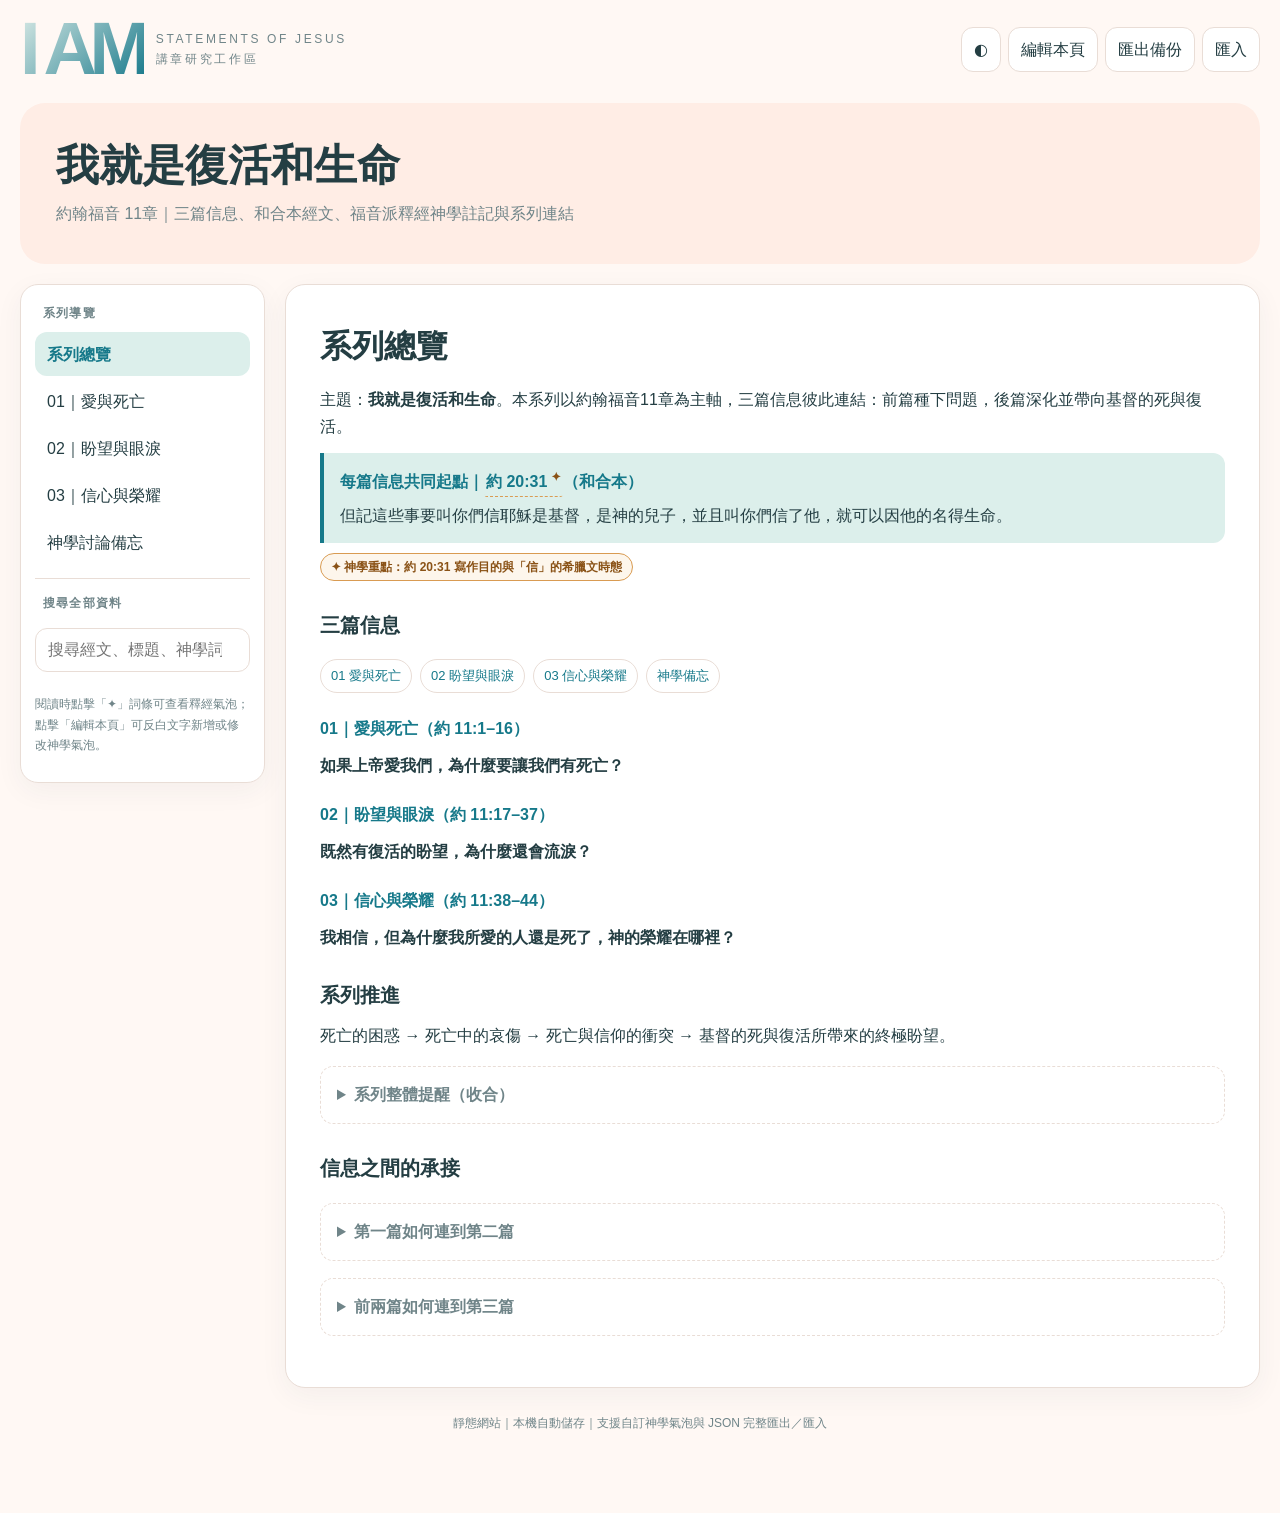
<file: sermon-prep/index.html>
<!doctype html>
<html lang="zh-Hant">
<head>
  <meta charset="utf-8">
  <meta name="viewport" content="width=device-width, initial-scale=1, viewport-fit=cover">
  <meta name="theme-color" content="#fff0e9">
  <title>我就是復活和生命｜講章研究工作區</title>
  <link rel="stylesheet" href="css/style.css?v=20261120a">
</head>
<body>
  <div class="wrap">
    <!-- 頂部導覽與工具列 -->
    <header class="top">
      <div class="logo">
        <div class="iam">I AM</div>
        <div class="logotext">
          STATEMENTS OF JESUS<br>
          講章研究工作區
        </div>
      </div>
      <div class="toolbar">
        <button id="theme" title="切換深淺色主題" aria-label="切換深淺色主題">◐</button>
        <button id="edit">編輯本頁</button>
        <button id="save" hidden>儲存</button>
        <button id="export">匯出備份</button>
        <button id="import">匯入</button>
        <input id="file" type="file" accept="application/json" hidden>
      </div>
    </header>

    <!-- 主視覺橫幅 -->
    <section class="hero">
      <h1>我就是復活和生命</h1>
      <p>約翰福音 11章｜三篇信息、和合本經文、福音派釋經神學註記與系列連結</p>
    </section>

    <!-- 主要內容網格 -->
    <div class="grid">
      <!-- 桌面端側邊欄 -->
      <aside class="sidebar">
        <div class="side-label">系列導覽</div>
        <nav aria-label="系列章節導覽">
          <button class="nav active" data-page="overview">系列總覽</button>
          <button class="nav" data-page="s1">01｜愛與死亡</button>
          <button class="nav" data-page="s2">02｜盼望與眼淚</button>
          <button class="nav" data-page="s3">03｜信心與榮耀</button>
          <button class="nav" data-page="notes">神學討論備忘</button>
        </nav>

        <hr class="divider">

        <div class="side-label">搜尋全部資料</div>
        <input id="search" class="search" type="search" placeholder="搜尋經文、標題、神學詞條…">
        <div id="results" class="searchresults"></div>

        <p class="notice">閱讀時點擊「✦」詞條可查看釋經氣泡；點擊「編輯本頁」可反白文字新增或修改神學氣泡。</p>
      </aside>

      <!-- 主閱讀與編輯區 -->
      <main>
        <!-- 手機端搜尋列 -->
        <div class="mobilesearch">
          <input id="search-mobile" class="search" type="search" placeholder="搜尋經文、標題、神學詞條…">
          <div id="results-mobile" class="searchresults"></div>
        </div>

        <!-- 手機端水平分頁標籤 -->
        <nav class="mobiletabs" aria-label="行動端系列導覽">
          <button class="nav active" data-page="overview">總覽</button>
          <button class="nav" data-page="s1">01 愛與死亡</button>
          <button class="nav" data-page="s2">02 盼望與眼淚</button>
          <button class="nav" data-page="s3">03 信心與榮耀</button>
          <button class="nav" data-page="notes">備忘</button>
        </nav>

        <!-- 編輯模式專用懸浮工具列 -->
        <div id="edit-bar" class="editbar" hidden>
          <button type="button" id="add-theo-term" class="edit-action-btn">✦ 為選取文字加神學氣泡</button>
          <button type="button" id="add-theo-block" class="edit-action-btn">＋ 在游標處插入神學重點標籤</button>
          <span class="edithelp">提示：在編輯模式下，直接點擊既有的「✦」詞條或標籤即可修改／刪除該氣泡內容。</span>
        </div>

        <!-- 文章內容容器 -->
        <article class="article" id="article">
          <h2>系列總覽</h2>
          <p>我就是復活和生命｜約翰福音 11 章</p>
          <p>若內容未載入，請確認 <code>js/app.js</code> 檔案存在並重新整理。</p>
        </article>
      </main>
    </div>

    <!-- 頁尾資訊 -->
    <footer class="bottom">
      靜態網站｜本機自動儲存｜支援自訂神學氣泡與 JSON 完整匯出／匯入
    </footer>
  </div>

  <!-- 神學重點彈出氣泡框 (閱讀檢視 + 編輯表單雙模式) -->
  <div id="theo-backdrop" class="theo-backdrop" hidden></div>
  <div id="theo-bubble" class="theo-bubble" role="dialog" aria-modal="true" aria-labelledby="theo-title" hidden>
    <div class="theo-header">
      <span id="theo-badge" class="theo-badge">福音派釋經神學重點</span>
      <button id="theo-close" class="theo-close" type="button" aria-label="關閉視窗">✕</button>
    </div>

    <!-- 閱讀模式檢視區 -->
    <div id="theo-view-mode">
      <h4 id="theo-title" class="theo-title"></h4>
      <div id="theo-body" class="theo-body"></div>
      <div id="theo-view-actions" class="theo-actions" hidden>
        <button type="button" id="theo-switch-edit" class="theo-btn-primary">✎ 編輯此氣泡內容</button>
      </div>
    </div>

    <!-- 編輯／新增氣泡表單區 -->
    <form id="theo-edit-form" class="theo-form" hidden>
      <div class="form-group">
        <label for="theo-input-label">頁面顯示的詞句 / 標籤文字</label>
        <input id="theo-input-label" type="text" required placeholder="例如：恩典與真理、✦ 本段神學重點">
      </div>
      <div class="form-group">
        <label for="theo-input-title">氣泡視窗標題</label>
        <input id="theo-input-title" type="text" required placeholder="例如：約 11:25｜「復活在我，生命也在我」">
      </div>
      <div class="form-group">
        <label for="theo-input-consensus">福音派共同核心立場（選填）</label>
        <textarea id="theo-input-consensus" rows="3" placeholder="輸入保守／福音派學者（如 D. A. Carson, John Stott）共同認同的釋經重點…"></textarea>
      </div>
      <div class="form-group">
        <label for="theo-input-views">不同學術立場或補充神學說明（選填，每行一點）</label>
        <textarea id="theo-input-views" rows="4" placeholder="若有兩三種不同看法，可分行列出（例如：立場一｜…）"></textarea>
      </div>
      <div class="theo-form-footer">
        <button type="button" id="theo-delete-btn" class="theo-btn-danger" hidden>刪除氣泡</button>
        <div class="theo-form-right">
          <button type="button" id="theo-cancel-btn">取消</button>
          <button type="submit" class="theo-btn-primary">套用並儲存氣泡</button>
        </div>
      </div>
    </form>
  </div>

  <!-- 提示訊息氣泡 -->
  <div id="toast" class="toast" role="status" aria-live="polite"></div>

  <script src="js/app.js?v=20261120a"></script>
</body>
</html>
</file>
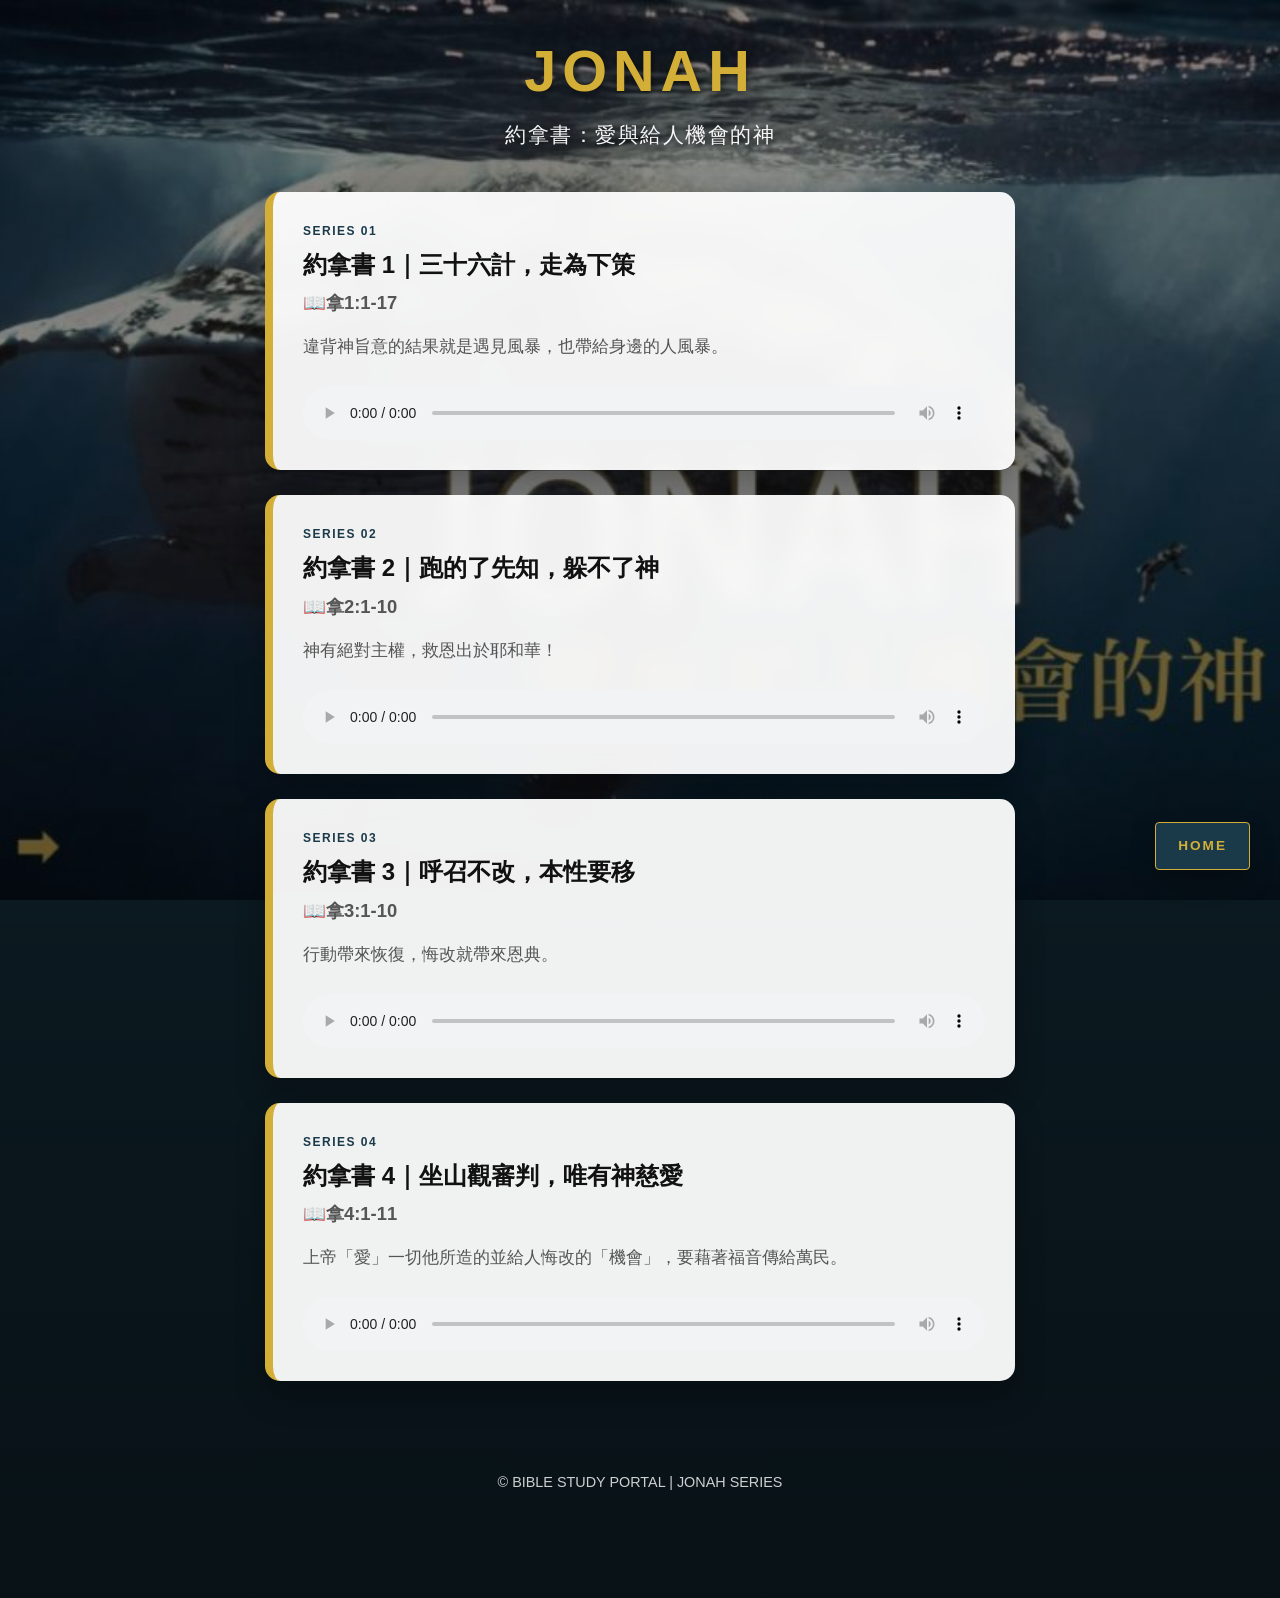
<file: jonah.html>
<!DOCTYPE html>
<html lang="zh-Hant">
<head>
  <script src="https://linfamily.pages.dev/js/scrollbars.js?v=20261118-1"></script>
    <meta charset="UTF-8">
    <meta name="viewport" content="width=device-width, initial-scale=1.0">
    <title>約拿書系列 | Bible Study</title>
    <link rel="icon" type="image/x-icon" href="favicon.ico">
    <link rel="icon" type="image/png" sizes="32x32" href="favicon-32x32.png">
    <link rel="icon" type="image/png" sizes="16x16" href="favicon-16x16.png">
    <link rel="apple-touch-icon" sizes="180x180" href="apple-touch-icon.png">
    <link rel="manifest" href="site.webmanifest">
    <meta name="theme-color" content="#171719">
    <meta name="apple-mobile-web-app-title" content="Bible Study">
    
    <style>
        :root {
            --gold-accent: #d4af37;
            --ocean-blue: #1a3a4a;
            --glass-bg: rgba(255, 255, 255, 0.94);
            --text-main: #2c3e50;
        }

        html { scroll-behavior: smooth; }

        body {
            font-family: 'Arial', 'Helvetica', 'PingFang TC', 'Microsoft JhengHei', sans-serif;
            margin: 0;
            padding: 0;
            color: var(--text-main);
            background-color: #1a3a4a; 
            background-image: url('Jonah_bg.jpg'); 
            background-repeat: no-repeat;
            background-position: center center;
            background-attachment: fixed;
            background-size: cover;
            line-height: 1.6;
        }

        .overlay {
            background: linear-gradient(rgba(0, 0, 0, 0.4), rgba(0, 0, 0, 0.7));
            min-height: 100vh;
            padding: 40px 20px;
        }

        .header {
            text-align: center;
            color: white;
            margin-bottom: 40px;
            text-shadow: 1px 2px 8px rgba(0,0,0,0.5);
        }

        .header h1 { 
            font-family: 'Arial', sans-serif;
            font-size: clamp(2.4rem, 6vw, 3.6rem); 
            margin: 0; 
            color: var(--gold-accent); 
            line-height: 1.1;
            letter-spacing: 6px;
            font-weight: 800;
            text-transform: uppercase;
        }

        .header p { 
            font-size: clamp(1rem, 2.5vw, 1.3rem); 
            margin-top: 15px;
            font-weight: 300;
            letter-spacing: 1.5px;
            opacity: 0.95;
        }

        .container {
            max-width: 750px;
            margin: 0 auto;
        }

        .sermon-card {
            background: var(--glass-bg);
            backdrop-filter: blur(12px);
            -webkit-backdrop-filter: blur(12px);
            border-radius: 15px;
            padding: 30px;
            margin-bottom: 25px;
            box-shadow: 0 15px 30px rgba(0,0,0,0.3);
            border-left: 8px solid var(--gold-accent);
            transition: all 0.3s ease;
            opacity: 0;
            transform: translateY(15px);
        }

        .sermon-card.visible {
            opacity: 1;
            transform: translateY(0);
        }

        .sermon-card:target {
            box-shadow: 0 0 25px rgba(214, 175, 55, 0.8);
            border-left-color: #ffffff;
            background: #ffffff;
        }

        .chapter-num {
            font-family: 'Arial', sans-serif;
            color: var(--ocean-blue);
            font-weight: 800;
            font-size: 0.75rem;
            text-transform: uppercase;
            display: block;
            margin-bottom: 5px;
            letter-spacing: 1.5px;
        }

        .sermon-title {
            font-size: 1.5rem;
            margin: 0 0 4px 0; 
            color: #111;
            font-weight: 700;
        }

        .bible-verse {
            font-size: 1.15rem;
            color: #555;
            font-weight: 600;
            margin: 0 0 12px 0;
            display: block;
        }

        .description {
            color: #555;
            font-size: 1.05rem;
            margin-bottom: 25px;
        }

        .audio-player-container {
            margin-top: 15px;
            width: 100%;
        }

        /* NEW: Audio Wrapper & Theme Matching Custom Loading Indicator styles */
        .audio-wrapper {
            position: relative;
            width: 100%;
            transition: all 0.3s ease;
        }
        
        audio {
            width: 100%;
            outline: none;
            display: block;
        }

        .audio-loader {
            position: absolute;
            top: 0;
            left: 0;
            width: 100%;
            height: 100%;
            background: rgba(26, 58, 74, 0.5); /* Semi-transparent matching ocean blue theme */
            backdrop-filter: blur(1px);
            display: flex;
            align-items: center;
            justify-content: center;
            opacity: 0;
            pointer-events: none; 
            transition: opacity 0.2s ease;
            z-index: 5;
            border-radius: 4px;
        }

        /* Active loading and buffering states */
        .audio-wrapper.is-loading .audio-loader {
            opacity: 1;
        }

        .audio-wrapper.is-loading {
            box-shadow: 0 0 12px rgba(214, 175, 55, 0.5);
        }

        .spinner-circle {
            width: 26px;
            height: 26px;
            border: 3px solid rgba(214, 175, 55, 0.2);
            border-top: 3px solid var(--gold-accent);
            border-radius: 50%;
            animation: audio-spin 0.8s linear infinite;
        }

        @keyframes audio-spin {
            0% { transform: rotate(0deg); }
            100% { transform: rotate(360deg); }
        }

        .play-button {
            font-family: 'Arial', sans-serif;
            display: inline-flex;
            align-items: center;
            justify-content: center;
            background-color: var(--ocean-blue);
            color: white;
            text-decoration: none;
            padding: 12px 24px;
            border-radius: 50px;
            border: 1px solid transparent;
            font-weight: 600;
            font-size: 1rem;
            transition: all 0.3s ease;
            width: 100%;
            box-sizing: border-box;
            text-transform: uppercase;
            cursor: pointer;
        }

        .play-button:hover {
            background-color: #2c5d75;
            box-shadow: 0 5px 15px rgba(26, 58, 74, 0.4);
            transform: scale(1.02);
        }

        .autoplay-hint-btn {
            background-color: var(--ocean-blue);
            color: var(--gold-accent);
            border: 1px solid var(--gold-accent);
            animation: pulse 1.5s infinite;
        }
        .autoplay-hint-btn:hover {
            background-color: var(--gold-accent);
            color: white;
        }

        @keyframes pulse {
            0% { transform: scale(1); box-shadow: 0 0 0 0 rgba(214, 175, 55, 0.7); }
            70% { transform: scale(1.02); box-shadow: 0 0 0 10px rgba(214, 175, 55, 0); }
            100% { transform: scale(1); box-shadow: 0 0 0 0 rgba(214, 175, 55, 0); }
        }

        .home-btn {
            position: fixed;
            bottom: 30px;
            right: 30px;
            padding: 12px 22px;
            background-color: var(--ocean-blue);
            color: var(--gold-accent);
            border: 1px solid var(--gold-accent);
            border-radius: 4px;
            text-decoration: none;
            box-shadow: 0 10px 25px rgba(0,0,0,0.3);
            z-index: 1000;
            transition: all 0.3s ease;
            font-family: 'Arial', sans-serif;
            font-size: 0.85rem;
            font-weight: 700;
            letter-spacing: 2px;
            display: flex;
            align-items: center;
            justify-content: center;
        }

        .home-btn:hover {
            transform: translateY(-5px);
            background-color: var(--gold-accent);
            color: white;
            box-shadow: 0 15px 30px rgba(0,0,0,0.4);
        }

        footer {
            text-align: center;
            color: white;
            padding: 50px 20px;
            font-family: 'Arial', sans-serif;
            font-size: 0.9rem;
            opacity: 0.8;
        }

        @media (max-width: 600px) {
            .home-btn { 
                bottom: 20px; 
                right: 20px; 
                padding: 10px 18px;
                font-size: 0.75rem;
            }
        }
    </style>
</head>
<body>

<a href="index.html" class="home-btn" title="Back to Main">HOME</a>

<div class="overlay">
    <header class="header">
        <h1>JONAH</h1>
        <p>約拿書：愛與給人機會的神</p>
    </header>

    <div class="container" id="sermon-container"></div>

    <footer>
        <p>&copy; BIBLE STUDY PORTAL | JONAH SERIES</p>
    </footer>
</div>

<script>
    const sermons = [
        {
            id: "jonah1",
            chapter: "SERIES 01",
            title: "約拿書 1｜三十六計，走為下策",
            verse: "📖拿1:1-17",
            desc: "違背神旨意的結果就是遇見風暴，也帶給身邊的人風暴。",
            url: "https://ia801808.us.archive.org/17/items/clcseniors-221012/CLCSeniors221012%20.mp3"
        },
        {
            id: "jonah2",
            chapter: "SERIES 02",
            title: "約拿書 2｜跑的了先知，躲不了神",
            verse: "📖拿2:1-10",
            desc: "神有絕對主權，救恩出於耶和華！",
            url: "https://dn710106.ca.archive.org/0/items/clcseniors-221109/CLCSeniors221109.mp3"
        },
        {
            id: "jonah3",
            chapter: "SERIES 03",
            title: "約拿書 3｜呼召不改，本性要移",
            verse: "📖拿3:1-10",
            desc: "行動帶來恢復，悔改就帶來恩典。",
            url: "https://dn711100.ca.archive.org/0/items/clcseniors-230628/CLCSeniors230628.mp3"
        },
        {
            id: "jonah4",
            chapter: "SERIES 04",
            title: "約拿書 4｜坐山觀審判，唯有神慈愛",
            verse: "📖拿4:1-11",
            desc: "上帝「愛」一切他所造的並給人悔改的「機會」，要藉著福音傳給萬民。",
            url: "https://dn711201.ca.archive.org/0/items/clcseniors-230726/CLCSeniors230726%20.mp3"
        }
    ];

    function renderSermons() {
        const container = document.getElementById('sermon-container');
        if (!container) return;
        
        container.innerHTML = sermons.map((s, index) => {
            const cleanUrl = decodeURIComponent(s.url).trim();
            const isAudio = cleanUrl.toLowerCase().endsWith('.mp3');
            
            // CHANGES APPLIED: Bound src directly to audio tag, altered preload parameters, added nesting wrapper structure
            const actionElement = isAudio 
                ? `<div class="audio-player-container" id="player-zone-${s.id}">
                    <div class="audio-wrapper">
                        <audio id="audio-${s.id}" src="${s.url}" controls preload="metadata">
                            Your browser does not support the audio element.
                        </audio>
                        <div class="audio-loader">
                            <div class="spinner-circle"></div>
                        </div>
                    </div>
                   </div>`
                : `<a href="${s.url}" class="play-button" target="_blank">Listen Now</a>`;

            return `
                <div class="sermon-card" id="${s.id}" style="transition-delay: ${index * 0.1}s">
                    <span class="chapter-num">${s.chapter}</span>
                    <h2 class="sermon-title">${s.title}</h2>
                    <span class="bible-verse">${s.verse}</span>
                    <p class="description">${s.desc}</p>
                    ${actionElement}
                </div>
            `;
        }).join('');

        setTimeout(() => {
            document.querySelectorAll('.sermon-card').forEach(card => card.classList.add('visible'));
            setupAudioEngine(); 
            handleAutoplayFromHash();
        }, 100);
    }

    // CHANGES APPLIED: Replaced setupAudioMutex with integrated state listener network to catch Android pipeline stalling
    function setupAudioEngine() {
        const audios = document.querySelectorAll('audio');
        
        audios.forEach(audio => {
            const wrapper = audio.closest('.audio-wrapper');
            if (!wrapper) return;

            const showLoader = () => wrapper.classList.add('is-loading');
            const hideLoader = () => wrapper.classList.remove('is-loading');

            // Mutex management & Android Engine Core recovery hook
            audio.addEventListener('play', function() {
                audios.forEach(otherAudio => {
                    if (otherAudio !== audio) {
                        otherAudio.pause();
                    }
                });

                if (audio.dataset.androidFixing === "true") return;

                if (audio.readyState <= 1) {
                    audio.dataset.androidFixing = "true";
                    const currentPos = audio.currentTime;
                    showLoader();
                    
                    audio.load(); 
                    audio.currentTime = currentPos; 
                    
                    audio.play()
                        .then(() => { audio.dataset.androidFixing = "false"; })
                        .catch(() => { audio.dataset.androidFixing = "false"; });
                }
            });

            // Media event mapping for turning buffering overlay indicator ON
            audio.addEventListener('seeking', showLoader);
            audio.addEventListener('waiting', showLoader);
            audio.addEventListener('stalled', showLoader);
            audio.addEventListener('loadstart', showLoader);

            // Media event mapping for turning buffering overlay indicator OFF
            audio.addEventListener('playing', hideLoader);
            audio.addEventListener('canplay', hideLoader);
            audio.addEventListener('pause', hideLoader);
            audio.addEventListener('seeked', hideLoader);
        });
    }

    function handleAutoplayFromHash() {
        const hash = window.location.hash;
        if (hash) {
            const targetId = hash.replace('#', '');
            const audioElement = document.getElementById(`audio-${targetId}`);
            const cardElement = document.getElementById(targetId);
            const playerZone = document.getElementById(`player-zone-${targetId}`);
            
            if (cardElement) {
                cardElement.scrollIntoView({ behavior: 'smooth', block: 'center' });
                
                if (audioElement) {
                    const oldBtn = document.getElementById(`hint-btn-${targetId}`);
                    if (oldBtn) oldBtn.remove();

                    audioElement.play().catch(error => {
                        console.log("自動播放被瀏覽器政策攔截，生成引導按鈕。");
                        
                        const hintBtn = document.createElement('button');
                        hintBtn.id = `hint-btn-${targetId}`;
                        hintBtn.className = 'play-button autoplay-hint-btn';
                        hintBtn.innerHTML = '▶ LISTEN NOW';
                        
                        hintBtn.onclick = function() {
                            audioElement.play();
                            hintBtn.remove(); // CHANGES APPLIED: Replaced display hiding with absolute element destruction
                        };
                        
                        playerZone.insertBefore(hintBtn, playerZone.firstChild);
                    });
                }
            }
        }
    }

    window.onload = renderSermons;
    window.onhashchange = handleAutoplayFromHash;
</script>

</body>
</html>
</file>
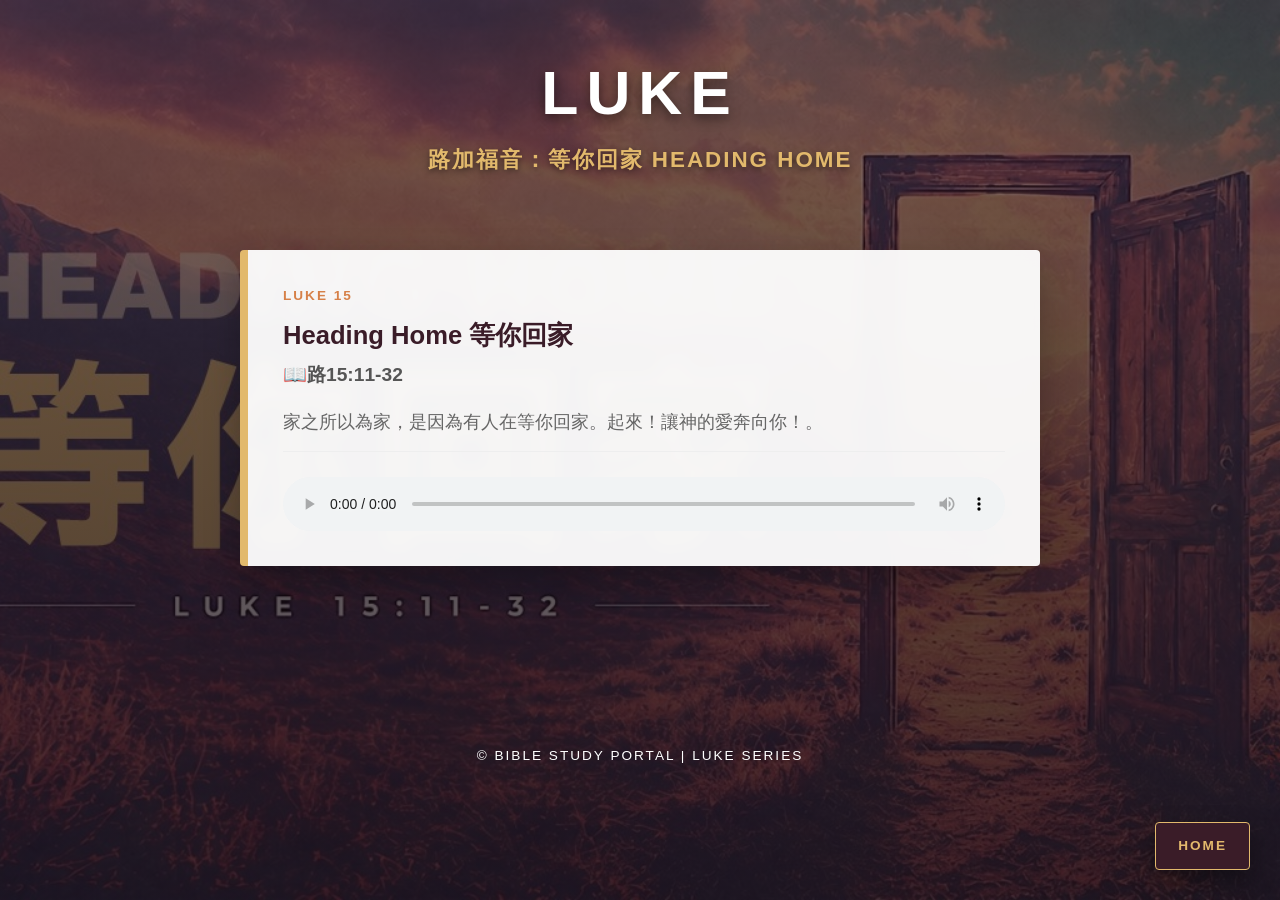
<file: luke.html>
<!DOCTYPE html>
<html lang="zh-Hant">
<head>
  <script src="https://linfamily.pages.dev/js/scrollbars.js?v=20261118-1"></script>
    <meta charset="UTF-8">
    <meta name="viewport" content="width=device-width, initial-scale=1.0">
    <title>路加福音系列 | Bible Study</title>
    <link rel="icon" type="image/x-icon" href="favicon.ico">
    <link rel="icon" type="image/png" sizes="32x32" href="favicon-32x32.png">
    <link rel="icon" type="image/png" sizes="16x16" href="favicon-16x16.png">
    <link rel="apple-touch-icon" sizes="180x180" href="apple-touch-icon.png">
    <link rel="manifest" href="site.webmanifest">
    <meta name="theme-color" content="#171719">
    <meta name="apple-mobile-web-app-title" content="Bible Study">
    
    <style>
        :root {
            /* Warm sunset/dusk palette extracted from the Luke cover photo */
            --luke-accent: #e2b96c;      /* Golden Sand/Text Yellow */
            --luke-dark: #221219;        /* Deep Twilight Maroon */
            --luke-wine: #3a1c28;        /* Dark Warm Purple/Crimson */
            --luke-amber: #d68048;       /* Horizon Amber */
            --glass-white: rgba(255, 255, 255, 0.95);
            --text-main: #333333;
        }

        html { 
            scroll-behavior: smooth; 
            height: 100%; 
        }

        body {
            font-family: 'Arial', 'Helvetica', 'PingFang TC', 'Microsoft JhengHei', sans-serif;
            margin: 0;
            padding: 0;
            color: var(--text-main);
            background-color: var(--luke-dark); 
            background-image: url('Luke15-Prodigal_bg.jpg'); 
            background-repeat: no-repeat;
            background-position: center center;
            background-attachment: fixed;
            background-size: cover;
            line-height: 1.6;
            min-height: 100%; 
        }

        .overlay {
            background: linear-gradient(180deg, rgba(34, 18, 25, 0.55) 0%, rgba(20, 10, 15, 0.75) 100%); 
            min-height: 100vh;
            width: 100%;
            padding: 60px 20px;
            box-sizing: border-box; 
            display: flex;
            flex-direction: column;
        }

        .header {
            text-align: center;
            margin-bottom: 50px;
        }

        .header h1 { 
            font-family: 'Arial', sans-serif;
            font-size: clamp(2.4rem, 6vw, 3.8rem); 
            margin: 0; 
            color: #ffffff; 
            line-height: 1.1;
            letter-spacing: 8px;
            font-weight: 800;
            text-transform: uppercase;
            text-shadow: 0 4px 12px rgba(0,0,0,0.5);
        }

        .header p { 
            font-size: clamp(1rem, 2.5vw, 1.4rem); 
            margin-top: 15px;
            font-weight: 600;
            letter-spacing: 2px;
            color: var(--luke-accent);
            text-shadow: 0 2px 6px rgba(0,0,0,0.5);
        }

        .container {
            max-width: 800px;
            margin: 0 auto;
            width: 100%; 
        }

        .sermon-card {
            background: var(--glass-white);
            backdrop-filter: blur(8px);
            border-radius: 4px;
            padding: 35px;
            margin-bottom: 25px;
            box-shadow: 0 15px 35px rgba(0,0,0,0.25);
            border-left: 8px solid var(--luke-accent);
            transition: all 0.3s ease;
            opacity: 0;
            transform: translateY(20px);
        }

        .sermon-card.visible {
            opacity: 1;
            transform: translateY(0);
        }

        .sermon-card:target {
            box-shadow: 0 0 25px rgba(226, 185, 108, 0.8);
            border-left-color: var(--luke-amber);
            background: #ffffff;
        }

        .chapter-num {
            font-family: 'Arial', sans-serif;
            color: var(--luke-amber);
            font-weight: 700;
            font-size: 0.85rem;
            text-transform: uppercase;
            display: block;
            margin-bottom: 8px;
            letter-spacing: 2px;
        }

        .sermon-title {
            font-size: 1.6rem;
            margin: 0 0 4px 0; 
            color: var(--luke-wine);
            font-weight: 700;
        }

        .bible-verse {
            font-size: 1.2rem;
            color: #555;
            font-weight: 600;
            margin: 0 0 12px 0;
            display: block;
        }

        .description {
            color: #666;
            font-size: 1.1rem;
            margin-bottom: 25px;
            border-bottom: 1px solid #eee;
            padding-bottom: 15px;
            white-space: pre-line;
        }

        .audio-player-container {
            margin-top: 15px;
            width: 100%;
        }

        .audio-track-item {
            margin-bottom: 14px;
            width: 100%;
        }
        .audio-track-item:last-child {
            margin-bottom: 0;
        }

        .part-label {
            font-size: 0.85rem;
            font-weight: 700;
            color: var(--luke-wine);
            display: block;
            margin-bottom: 5px;
            letter-spacing: 1px;
        }

        .audio-wrapper {
            position: relative;
            width: 100%;
            transition: all 0.3s ease;
        }

        audio {
            width: 100%;
            outline: none;
            display: block;
        }

        .audio-loader {
            position: absolute;
            top: 0;
            left: 0;
            width: 100%;
            height: 100%;
            background: rgba(34, 18, 25, 0.5); 
            backdrop-filter: blur(1px);
            display: flex;
            align-items: center;
            justify-content: center;
            opacity: 0;
            pointer-events: none; 
            transition: opacity 0.2s ease;
            z-index: 5;
            border-radius: 4px;
        }

        .audio-wrapper.is-loading .audio-loader {
            opacity: 1;
        }

        .audio-wrapper.is-loading {
            box-shadow: 0 0 12px rgba(226, 185, 108, 0.6);
        }

        .spinner-circle {
            width: 26px;
            height: 26px;
            border: 3px solid rgba(226, 185, 108, 0.2);
            border-top: 3px solid var(--luke-accent);
            border-radius: 50%;
            animation: audio-spin 0.8s linear infinite;
        }

        @keyframes audio-spin {
            0% { transform: rotate(0deg); }
            100% { transform: rotate(360deg); }
        }

        .play-button {
            font-family: 'Arial', sans-serif;
            display: inline-flex;
            align-items: center;
            justify-content: center;
            background-color: var(--luke-wine);
            color: var(--luke-accent);
            text-decoration: none;
            padding: 14px 24px;
            border-radius: 2px;
            border: 1px solid var(--luke-accent);
            font-weight: 600;
            font-size: 0.9rem;
            letter-spacing: 1px;
            transition: 0.3s;
            width: 100%;
            box-sizing: border-box;
            text-transform: uppercase;
            cursor: pointer;
        }

        .play-button:hover {
            background-color: var(--luke-accent);
            color: var(--luke-dark);
            transform: translateY(-2px);
        }

        .autoplay-hint-btn {
            background-color: var(--luke-wine);
            color: var(--luke-accent);
            border: 1px solid var(--luke-accent);
            animation: pulse 1.5s infinite;
        }
        .autoplay-hint-btn:hover {
            background-color: var(--luke-accent);
            color: var(--luke-dark);
        }

        @keyframes pulse {
            0% { transform: scale(1); box-shadow: 0 0 0 0 rgba(226, 185, 108, 0.7); }
            70% { transform: scale(1.02); box-shadow: 0 0 0 10px rgba(226, 185, 108, 0); }
            100% { transform: scale(1); box-shadow: 0 0 0 0 rgba(226, 185, 108, 0); }
        }

        .home-btn {
            position: fixed;
            bottom: 30px;
            right: 30px;
            padding: 12px 22px;
            background-color: var(--luke-wine);
            color: var(--luke-accent);
            border: 1px solid var(--luke-accent);
            border-radius: 4px;
            text-decoration: none;
            box-shadow: 0 10px 25px rgba(0,0,0,0.4);
            z-index: 1000;
            transition: all 0.3s ease;
            font-family: 'Arial', sans-serif;
            font-size: 0.85rem;
            font-weight: 700;
            letter-spacing: 2px;
            display: flex;
            align-items: center;
            justify-content: center;
        }

        .home-btn:hover {
            transform: translateY(-5px);
            background-color: var(--luke-accent);
            color: var(--luke-dark);
            box-shadow: 0 15px 30px rgba(0,0,0,0.5);
        }

        footer {
            text-align: center;
            color: #ffffff;
            padding: 60px 20px;
            margin-top: auto; 
            font-family: 'Arial', sans-serif;
            font-size: 0.85rem;
            letter-spacing: 2px;
        }

        @media (max-width: 600px) {
            .home-btn { 
                bottom: 20px; 
                right: 20px; 
                padding: 10px 18px;
                font-size: 0.75rem;
            }
        }
    </style>
</head>
<body>

<a href="index.html" class="home-btn" title="Back to Main">HOME</a>

<div class="overlay">
    <header class="header">
        <h1>LUKE</h1>
        <p>路加福音：等你回家 HEADING HOME</p>
    </header>

    <div class="container" id="sermon-container"></div>

    <footer>
        <p>&copy; BIBLE STUDY PORTAL | LUKE SERIES</p>
    </footer>
</div>

<script>
    const sermons = [
        {
            id: "heading-home",
            chapter: "LUKE 15",
            title: "Heading Home 等你回家",
            verse: "📖路15:11-32",
            desc: "家之所以為家，是因為有人在等你回家。起來！讓神的愛奔向你！。",
            links: [
                { id: "heading-home-a", label: "LISTEN NOW", url: "https://ia902908.us.archive.org/9/items/clcseniors-260723/CLCSeniors%20260723.mp3" }
            ]
        }
    ];

    function renderSermons() {
        const container = document.getElementById('sermon-container');
        if (!container) return;

        container.innerHTML = sermons.map((s, index) => {
            const actionElement = `
                <div class="audio-player-container" id="player-zone-${s.id}">
                    ${s.links.map((link) => {
                        const isMulti = s.links.length > 1;
                        const partLabelMarkup = isMulti ? `<span class="part-label">${link.label}</span>` : '';
                        
                        const cleanUrl = decodeURIComponent(link.url).trim();
                        const isAudio = cleanUrl.toLowerCase().endsWith('.mp3');
                        
                        return isAudio 
                            ? `
                            <div class="audio-track-item">
                                ${partLabelMarkup}
                                <div class="audio-wrapper">
                                    <audio id="audio-${link.id}" src="${link.url}" controls preload="metadata">
                                        Your browser does not support the audio element.
                                    </audio>
                                    <div class="audio-loader">
                                        <div class="spinner-circle"></div>
                                    </div>
                                </div>
                            </div>
                            `
                            : `
                            <div class="audio-track-item">
                                ${partLabelMarkup}
                                <a href="${link.url}" class="play-button" target="_blank">Listen Now</a>
                            </div>
                            `;
                    }).join('')}
                </div>`;

            return `
                <div class="sermon-card" id="${s.id}" style="transition-delay: ${index * 0.1}s">
                    <span class="chapter-num">${s.chapter}</span>
                    <h2 class="sermon-title">${s.title}</h2>
                    <span class="bible-verse">${s.verse}</span>
                    <p class="description">${s.desc}</p>
                    ${actionElement}
                </div>
            `;
        }).join('');

        setTimeout(() => {
            document.querySelectorAll('.sermon-card').forEach(card => card.classList.add('visible'));
            setupAudioEngine(); 
            handleAutoplayFromHash();
        }, 100);
    }

    function setupAudioEngine() {
        const audios = document.querySelectorAll('audio');
        
        audios.forEach(audio => {
            const wrapper = audio.closest('.audio-wrapper');
            if (!wrapper) return;

            const showLoader = () => wrapper.classList.add('is-loading');
            const hideLoader = () => wrapper.classList.remove('is-loading');

            audio.addEventListener('play', function() {
                audios.forEach(otherAudio => {
                    if (otherAudio !== audio) {
                        otherAudio.pause();
                    }
                });

                if (audio.dataset.androidFixing === "true") return;

                if (audio.readyState <= 1) {
                    audio.dataset.androidFixing = "true";
                    const currentPos = audio.currentTime;
                    showLoader();
                    
                    audio.load(); 
                    audio.currentTime = currentPos; 
                    
                    audio.play()
                        .then(() => { audio.dataset.androidFixing = "false"; })
                        .catch(() => { audio.dataset.androidFixing = "false"; });
                }
            });

            audio.addEventListener('seeking', showLoader);
            audio.addEventListener('waiting', showLoader);
            audio.addEventListener('stalled', showLoader);
            audio.addEventListener('loadstart', showLoader);

            audio.addEventListener('playing', hideLoader);
            audio.addEventListener('canplay', hideLoader);
            audio.addEventListener('pause', hideLoader);
            audio.addEventListener('seeked', hideLoader);
        });
    }

    function handleAutoplayFromHash() {
        const hash = window.location.hash;
        if (hash) {
            const targetId = hash.replace('#', '');
            
            let cardElement = document.getElementById(targetId);
            let audioElement = null;
            
            if (cardElement && cardElement.classList.contains('sermon-card')) {
                audioElement = cardElement.querySelector('audio');
            } else {
                audioElement = document.getElementById(`audio-${targetId}`);
                if (audioElement) {
                    cardElement = audioElement.closest('.sermon-card');
                }
            }
            
            if (cardElement) {
                cardElement.scrollIntoView({ behavior: 'smooth', block: 'center' });
                
                if (audioElement) {
                    const playerZone = cardElement.querySelector('.audio-player-container');
                    const oldBtn = document.getElementById(`hint-btn-${targetId}`);
                    if (oldBtn) oldBtn.remove();

                    audioElement.play().catch(error => {
                        console.log("自動播放被瀏覽器政策攔截，生成引導按鈕。");
                        
                        const hintBtn = document.createElement('button');
                        hintBtn.id = `hint-btn-${targetId}`;
                        hintBtn.className = 'play-button autoplay-hint-btn';
                        
                        let labelText = targetId.toUpperCase();
                        hintBtn.innerHTML = `▶ PLAY ${labelText}`;
                        
                        hintBtn.onclick = function() {
                            audioElement.play();
                            hintBtn.remove(); 
                        };
                        
                        if (playerZone) {
                            playerZone.insertBefore(hintBtn, playerZone.firstChild);
                        }
                    });
                }
            }
        }
    }

    window.onload = renderSermons;
    window.onhashchange = handleAutoplayFromHash;
</script>

</body>
</html>
</file>
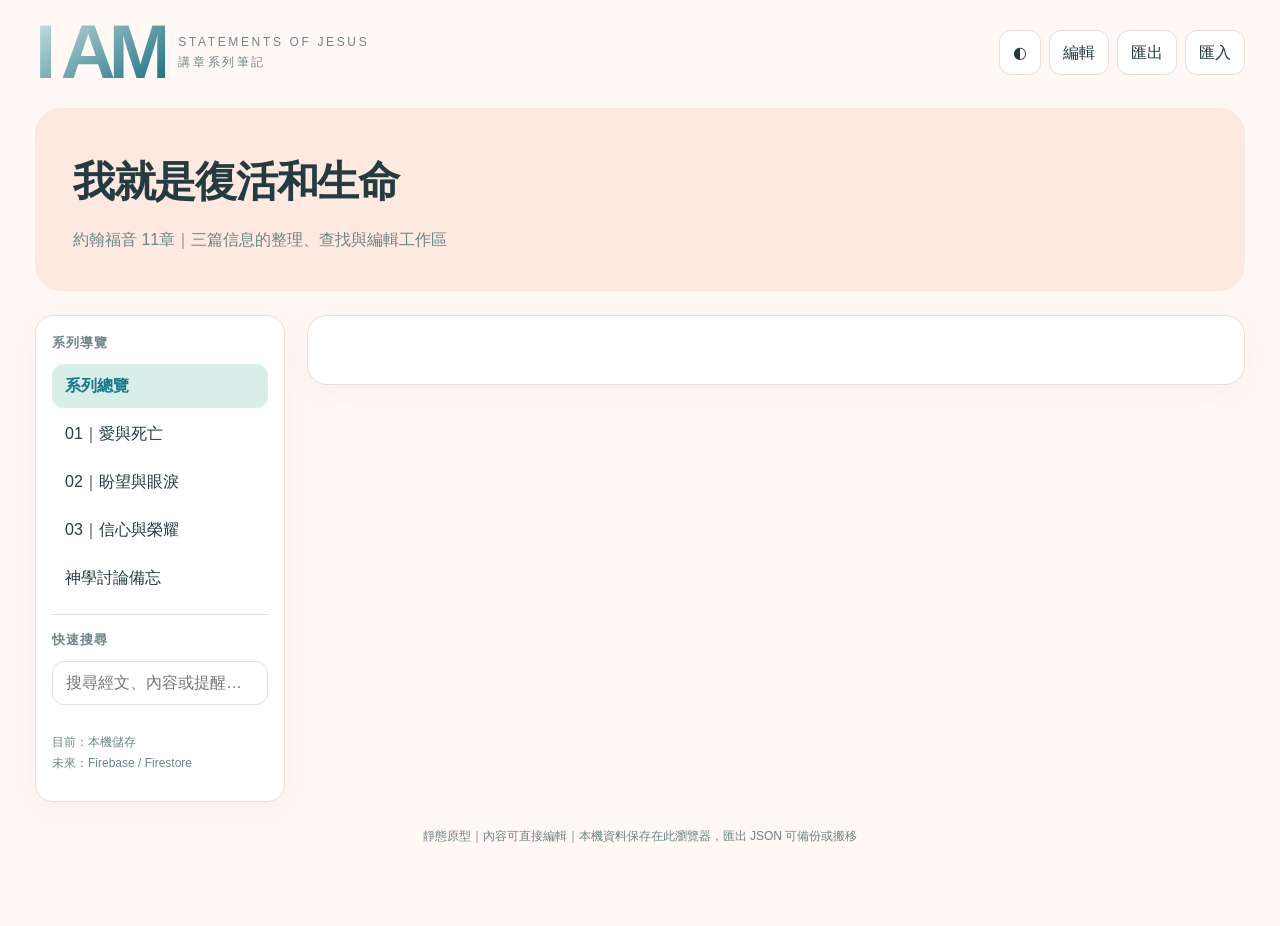
<file: sermon-prep/index (10).html>
<!doctype html>
<html lang="zh-Hant">
<head>
<meta charset="utf-8"><meta name="viewport" content="width=device-width,initial-scale=1,viewport-fit=cover">
<meta name="theme-color" content="#f8eee8"><title>我就是復活和生命｜講章系列筆記</title>
<style>
:root{--bg:#fff8f4;--panel:#fff;--ink:#243c40;--muted:#6d8586;--accent:#16788a;--accent2:#d9eee9;--line:#e9ded7;--peach:#fde9df;--shadow:0 8px 30px #23434a0b}
html.dark{--bg:#17272a;--panel:#203438;--ink:#edf5f2;--muted:#a6bfbd;--accent:#71c6d1;--accent2:#28474b;--line:#385156;--peach:#473a37;--shadow:0 8px 30px #0002}
*{box-sizing:border-box}body{margin:0;background:var(--bg);color:var(--ink);font-family:"CLC Arial",Arial,"Microsoft JhengHei","PingFang TC",sans-serif;line-height:1.7}
@font-face{font-family:"CLC Arial";src:local("Arial");font-weight:100 549}@font-face{font-family:"CLC Arial";src:local("Arial Bold");font-weight:550 1000}
button,input{font:inherit;color:inherit}button{border:1px solid var(--line);background:var(--panel);border-radius:12px;min-height:44px;padding:8px 13px;cursor:pointer}button:hover{border-color:var(--accent)}
.shell{max-width:1250px;margin:auto;padding:18px 20px 80px}.top{display:flex;align-items:center;justify-content:space-between;gap:12px;margin-bottom:22px}.brand{display:flex;align-items:center;gap:13px}.brandmark{font-weight:900;letter-spacing:-.09em;font-size:clamp(42px,7vw,76px);line-height:.9;color:var(--accent);background:linear-gradient(145deg,#c9e2df,#176d80);background-clip:text;color:transparent}.brandtext{letter-spacing:.22em;color:var(--muted);font-size:12px}.actions{display:flex;gap:8px;flex-wrap:wrap}.hero{background:var(--peach);border-radius:26px;padding:clamp(20px,4vw,38px);margin-bottom:24px}.hero h1{margin:0;font-size:clamp(26px,4vw,42px);letter-spacing:-.03em}.hero p{margin:8px 0 0;color:var(--muted)}.layout{display:grid;grid-template-columns:250px minmax(0,1fr);gap:22px;align-items:start}.side{position:sticky;top:12px;background:var(--panel);border:1px solid var(--line);border-radius:18px;padding:16px;box-shadow:var(--shadow)}.side h3{font-size:13px;color:var(--muted);margin:0 0 10px;letter-spacing:.08em}.navbtn{display:block;width:100%;text-align:left;margin:4px 0;border:0;background:transparent}.navbtn.active{background:var(--accent2);color:var(--accent);font-weight:700}.search{width:100%;height:44px;border-radius:12px;border:1px solid var(--line);background:var(--panel);padding:0 13px;margin:0 0 15px}.main{min-width:0}.article{background:var(--panel);border:1px solid var(--line);border-radius:20px;padding:clamp(18px,3.2vw,34px);box-shadow:var(--shadow)}.article h2{font-size:clamp(23px,3vw,32px);margin:0 0 14px}.article h3{font-size:20px;margin:28px 0 8px}.article h4{font-size:16px;margin:16px 0 6px;color:var(--accent)}.article p{margin:9px 0}.article ul{padding-left:22px}.verse{border-left:4px solid var(--accent);background:var(--accent2);padding:14px 16px;border-radius:0 12px 12px 0;margin:16px 0}.verse strong{display:block;color:var(--accent);margin-bottom:4px}.tag{display:inline-block;border-radius:999px;background:var(--accent2);color:var(--accent);padding:3px 9px;font-size:12px;margin:3px 5px 3px 0}.reminders{border:1px dashed var(--line);border-radius:13px;padding:12px 14px;margin-top:18px}.reminders summary{cursor:pointer;color:var(--muted);font-weight:700;min-height:32px}.reminders p,.reminders li{color:var(--muted);font-size:14px}.editnote{font-size:12px;color:var(--muted);margin:10px 0}.editable[contenteditable=true]{outline:2px dashed var(--accent);outline-offset:4px;border-radius:4px}.toast{position:fixed;bottom:calc(20px + env(safe-area-inset-bottom));left:50%;transform:translateX(-50%);background:var(--ink);color:var(--bg);padding:10px 18px;border-radius:12px;display:none;z-index:10}.foot{font-size:12px;color:var(--muted);text-align:center;margin-top:24px}.mobile-nav{display:none}
@media(max-width:760px){.shell{padding:12px 12px calc(70px + env(safe-area-inset-bottom))}.top{align-items:flex-start}.brandmark{font-size:48px}.brandtext{font-size:9px;letter-spacing:.13em}.actions button{padding:7px 10px}.layout{display:block}.side{display:none}.mobile-nav{display:flex;overflow:auto;gap:7px;margin:0 0 12px;padding-bottom:4px}.mobile-nav button{white-space:nowrap}.article{padding:19px 16px}.hero{border-radius:20px;padding:21px}.hero h1{font-size:28px}}
</style></head>
<body><div class="shell">
<header class="top"><div class="brand"><div class="brandmark">I AM</div><div class="brandtext">STATEMENTS OF JESUS<br>講章系列筆記</div></div><div class="actions"><button id="themeBtn" title="切換深淺色">◐</button><button id="editBtn">編輯</button><button id="saveBtn" hidden>儲存</button><button id="exportBtn">匯出</button><button id="importBtn">匯入</button><input id="fileInput" type="file" accept="application/json" hidden></div></header>
<section class="hero"><h1>我就是復活和生命</h1><p>約翰福音 11章｜三篇信息的整理、查找與編輯工作區</p></section>
<div class="layout"><aside class="side"><h3>系列導覽</h3><button class="navbtn active" data-page="overview">系列總覽</button><button class="navbtn" data-page="s1">01｜愛與死亡</button><button class="navbtn" data-page="s2">02｜盼望與眼淚</button><button class="navbtn" data-page="s3">03｜信心與榮耀</button><button class="navbtn" data-page="notes">神學討論備忘</button><hr style="border:0;border-top:1px solid var(--line);margin:14px 0"><h3>快速搜尋</h3><input class="search" id="search" placeholder="搜尋經文、內容或提醒…"><p style="font-size:12px;color:var(--muted)">目前：本機儲存<br>未來：Firebase / Firestore</p></aside>
<main class="main"><nav class="mobile-nav"><button data-page="overview" class="navbtn active">總覽</button><button data-page="s1" class="navbtn">01 愛與死亡</button><button data-page="s2" class="navbtn">02 盼望與眼淚</button><button data-page="s3" class="navbtn">03 信心與榮耀</button><button data-page="notes" class="navbtn">備忘</button></nav><article class="article" id="content"></article></main></div>
<div class="foot">靜態原型｜內容可直接編輯｜本機資料保存在此瀏覽器，匯出 JSON 可備份或搬移</div></div><div class="toast" id="toast"></div>
<script src="js/app.js?v=20261118a"></script></body></html>
</file>
<file: sermon-prep/css/style.css>
/* ==========================================================================
   變數與主題設定 (Variables & Themes)
   ========================================================================== */
:root {
  --bg: #fff8f4;
  --surface: #ffffff;
  --ink: #243e43;
  --muted: #708589;
  --accent: #16798a;
  --accent2: #dcefeb;
  --line: #e9ddd6;
  --peach: #ffede5;
  --theo-bg: #fdf6ec;
  --theo-border: #d99b52;
  --theo-ink: #8a5216;
  --danger: #c0392b;
  --shadow: 0 8px 28px rgba(33, 66, 74, 0.05);
  --bubble-shadow: 0 18px 48px rgba(23, 40, 43, 0.24);
}

html.dark {
  --bg: #17282b;
  --surface: #20363a;
  --ink: #edf5f2;
  --muted: #aac0bf;
  --accent: #75c8d2;
  --accent2: #29494d;
  --line: #38545a;
  --peach: #493b37;
  --theo-bg: #2e2922;
  --theo-border: #d49b54;
  --theo-ink: #f3c486;
  --danger: #e57373;
  --shadow: 0 8px 28px rgba(0, 0, 0, 0.15);
  --bubble-shadow: 0 18px 48px rgba(0, 0, 0, 0.55);
}

/* ==========================================================================
   基礎樣式 (Base & Typography)
   ========================================================================== */
@font-face {
  font-family: "CLC Arial";
  src: local("Arial");
  font-weight: 100 549;
}

@font-face {
  font-family: "CLC Arial";
  src: local("Arial Bold");
  font-weight: 550 1000;
}

* {
  box-sizing: border-box;
}

body {
  margin: 0;
  background: var(--bg);
  color: var(--ink);
  font-family: "CLC Arial", Arial, "Microsoft JhengHei", "PingFang TC", sans-serif;
  line-height: 1.72;
}

a {
  color: var(--accent);
}

button,
input,
textarea {
  font: inherit;
  color: inherit;
}

button {
  min-height: 44px;
  border: 1px solid var(--line);
  background: var(--surface);
  border-radius: 12px;
  padding: 8px 12px;
  cursor: pointer;
  transition: border-color 0.15s ease, background-color 0.15s ease, transform 0.1s ease;
}

button:hover {
  border-color: var(--accent);
}

/* ==========================================================================
   版面配置 (Layout)
   ========================================================================== */
.wrap {
  max-width: 1300px;
  margin: auto;
  padding: 16px 20px calc(80px + env(safe-area-inset-bottom));
}

.top {
  display: flex;
  justify-content: space-between;
  align-items: center;
  gap: 12px;
  margin-bottom: 20px;
}

.logo {
  display: flex;
  align-items: center;
  gap: 12px;
}

.iam {
  font-size: clamp(44px, 7vw, 74px);
  font-weight: 900;
  letter-spacing: -0.1em;
  line-height: 0.9;
  background: linear-gradient(135deg, #d6e8e4, #16788a);
  color: transparent;
  -webkit-background-clip: text;
  background-clip: text;
}

.logotext {
  letter-spacing: 0.22em;
  color: var(--muted);
  font-size: 12px;
}

.toolbar {
  display: flex;
  gap: 7px;
  flex-wrap: wrap;
}

.hero {
  background: var(--peach);
  border-radius: 25px;
  padding: clamp(20px, 4vw, 36px);
  margin-bottom: 20px;
}

.hero h1 {
  font-size: clamp(27px, 4vw, 43px);
  line-height: 1.25;
  margin: 0;
}

.hero p {
  margin: 8px 0 0;
  color: var(--muted);
}

.grid {
  display: grid;
  grid-template-columns: 245px minmax(0, 1fr);
  gap: 20px;
  align-items: start;
}

main {
  min-width: 0;
}

/* ==========================================================================
   側邊欄與搜尋 (Sidebar & Search)
   ========================================================================== */
.sidebar {
  position: sticky;
  top: 12px;
  background: var(--surface);
  border: 1px solid var(--line);
  border-radius: 18px;
  padding: 14px;
  box-shadow: var(--shadow);
}

.side-label {
  font-size: 12px;
  color: var(--muted);
  letter-spacing: 0.1em;
  font-weight: 700;
  margin: 4px 8px 9px;
}

.divider {
  border: 0;
  border-top: 1px solid var(--line);
  margin: 14px 0;
}

.nav {
  display: block;
  width: 100%;
  text-align: left;
  border: 0;
  background: transparent;
  margin: 3px 0;
}

.nav.active {
  background: var(--accent2);
  color: var(--accent);
  font-weight: 700;
}

.search {
  width: 100%;
  height: 44px;
  padding: 0 12px;
  border: 1px solid var(--line);
  background: var(--surface);
  border-radius: 12px;
  margin: 5px 0 10px;
}

.searchresults {
  display: none;
  max-height: 280px;
  overflow: auto;
  border: 1px solid var(--line);
  border-radius: 12px;
  padding: 6px;
}

.result {
  display: block;
  text-align: left;
  width: 100%;
  border: 0;
  background: transparent;
  padding: 8px;
  border-radius: 8px;
}

.result:hover {
  background: var(--accent2);
}

.mobiletabs,
.mobilesearch {
  display: none;
}

/* ==========================================================================
   編輯工具列 (Edit Mode Toolbar)
   ========================================================================== */
.editbar {
  position: sticky;
  top: 10px;
  z-index: 50;
  display: flex;
  flex-wrap: wrap;
  align-items: center;
  gap: 8px;
  background: var(--theo-bg);
  border: 1.5px solid var(--theo-border);
  border-radius: 14px;
  padding: 10px 14px;
  margin-bottom: 14px;
  box-shadow: var(--shadow);
}

.editbar[hidden] {
  display: none !important;
}

.edit-action-btn {
  min-height: 36px;
  padding: 5px 12px;
  font-size: 13px;
  font-weight: 700;
  background: var(--surface);
  color: var(--theo-ink);
  border: 1px solid var(--theo-border);
  border-radius: 10px;
}

.edit-action-btn:hover {
  background: var(--theo-border);
  color: #ffffff;
}

.edithelp {
  font-size: 12px;
  color: var(--muted);
  flex: 1 1 240px;
}

/* ==========================================================================
   文章閱讀區與元件 (Article & Components)
   ========================================================================== */
.article {
  min-width: 0;
  background: var(--surface);
  border: 1px solid var(--line);
  border-radius: 20px;
  padding: clamp(18px, 3.3vw, 34px);
  box-shadow: var(--shadow);
}

.article.editing {
  outline: 2px dashed var(--accent);
  outline-offset: 4px;
}

.article.editing [data-theo] {
  cursor: pointer;
  box-shadow: 0 0 0 2px rgba(217, 155, 82, 0.35);
}

.article h2 {
  font-size: clamp(23px, 3vw, 32px);
  margin: 0 0 12px;
}

.article h3 {
  font-size: 20px;
  margin: 27px 0 7px;
}

.article h4 {
  font-size: 16px;
  margin: 22px 0 6px;
  color: var(--accent);
  display: flex;
  flex-wrap: wrap;
  align-items: center;
  gap: 8px;
}

.article p {
  margin: 9px 0;
}

.article ul,
.article ol {
  padding-left: 23px;
}

.scripture {
  border-left: 4px solid var(--accent);
  background: var(--accent2);
  padding: 13px 16px;
  border-radius: 0 12px 12px 0;
  margin: 12px 0 16px;
  line-height: 1.82;
}

.scripture strong {
  display: block;
  color: var(--accent);
  margin-bottom: 4px;
}

.scripture .v-num {
  color: var(--accent);
  font-weight: 700;
  font-size: 0.85em;
  margin-right: 2px;
}

.chip {
  display: inline-block;
  border-radius: 999px;
  background: var(--accent2);
  color: var(--accent);
  padding: 2px 9px;
  font-size: 12px;
  margin: 2px 4px 2px 0;
}

/* ==========================================================================
   神學重點觸發按鈕與文中詞條標記 (Theological Note Triggers)
   ========================================================================== */
.theo-term {
  display: inline;
  background: none;
  border: 0;
  border-bottom: 1.5px dashed var(--theo-border);
  border-radius: 3px;
  padding: 0 2px;
  min-height: auto;
  color: inherit;
  font-weight: 600;
  cursor: pointer;
  transition: background-color 0.15s ease, color 0.15s ease;
}

.theo-term:hover,
.theo-term:focus-visible {
  background: var(--theo-bg);
  color: var(--theo-ink);
  border-bottom-style: solid;
}

.theo-term::after {
  content: " ✦";
  font-size: 0.78em;
  color: var(--theo-ink);
  vertical-align: super;
}

.theo-tag {
  display: inline-flex;
  align-items: center;
  gap: 4px;
  min-height: 28px;
  padding: 2px 10px;
  font-size: 12px;
  font-weight: 700;
  border-radius: 999px;
  background: var(--theo-bg);
  color: var(--theo-ink);
  border: 1px solid var(--theo-border);
  cursor: pointer;
}

.theo-tag:hover {
  background: var(--theo-border);
  color: #ffffff;
}

.theo-footer-bar {
  display: flex;
  flex-wrap: wrap;
  gap: 6px;
  margin: -6px 0 18px;
}

/* ==========================================================================
   神學重點彈出氣泡視窗 & 表單 (Pop-up Bubble & Form)
   ========================================================================== */
.theo-backdrop {
  position: fixed;
  inset: 0;
  background: rgba(23, 40, 43, 0.35);
  backdrop-filter: blur(2px);
  z-index: 199;
}

.theo-backdrop[hidden],
.theo-bubble[hidden],
#theo-view-mode[hidden],
#theo-edit-form[hidden],
#theo-view-actions[hidden],
#theo-delete-btn[hidden] {
  display: none !important;
}

.theo-bubble {
  position: fixed;
  top: 50%;
  left: 50%;
  transform: translate(-50%, -50%);
  width: min(580px, calc(100vw - 28px));
  max-height: min(84vh, 720px);
  overflow-y: auto;
  background: var(--surface);
  color: var(--ink);
  border: 1.5px solid var(--theo-border);
  border-top: 5px solid var(--theo-border);
  border-radius: 18px;
  padding: 18px 20px 20px;
  box-shadow: var(--bubble-shadow);
  z-index: 200;
  animation: bubblePop 0.16s ease-out;
}

@keyframes bubblePop {
  from {
    opacity: 0;
    transform: translate(-50%, -47%) scale(0.97);
  }
  to {
    opacity: 1;
    transform: translate(-50%, -50%) scale(1);
  }
}

.theo-header {
  display: flex;
  justify-content: space-between;
  align-items: center;
  gap: 10px;
  margin-bottom: 8px;
}

.theo-badge {
  display: inline-block;
  font-size: 11px;
  font-weight: 700;
  letter-spacing: 0.06em;
  padding: 3px 9px;
  border-radius: 999px;
  background: var(--theo-bg);
  color: var(--theo-ink);
  border: 1px solid var(--theo-border);
}

.theo-close {
  min-height: 32px;
  width: 32px;
  padding: 0;
  border-radius: 999px;
  font-size: 14px;
  line-height: 1;
  display: inline-flex;
  align-items: center;
  justify-content: center;
}

.theo-title {
  margin: 4px 0 10px;
  font-size: 18px;
  color: var(--ink);
  line-height: 1.35;
}

.theo-body {
  font-size: 14.5px;
  line-height: 1.72;
}

.theo-body p {
  margin: 8px 0;
}

.theo-body ul,
.theo-body ol {
  margin: 6px 0 10px;
  padding-left: 20px;
}

.theo-body li {
  margin: 5px 0;
}

.theo-consensus {
  background: var(--accent2);
  border-left: 3.5px solid var(--accent);
  padding: 9px 12px;
  border-radius: 0 10px 10px 0;
  margin: 10px 0;
}

.theo-views {
  background: var(--theo-bg);
  border-left: 3.5px solid var(--theo-border);
  padding: 9px 12px;
  border-radius: 0 10px 10px 0;
  margin: 10px 0;
}

.theo-actions {
  margin-top: 14px;
  padding-top: 10px;
  border-top: 1px solid var(--line);
  display: flex;
  justify-content: flex-end;
}

/* 氣泡表單樣式 */
.theo-form .form-group {
  margin-bottom: 12px;
}

.theo-form label {
  display: block;
  font-size: 12.5px;
  font-weight: 700;
  color: var(--muted);
  margin-bottom: 4px;
}

.theo-form input,
.theo-form textarea {
  width: 100%;
  padding: 8px 11px;
  border: 1px solid var(--line);
  border-radius: 10px;
  background: var(--bg);
  font-size: 14px;
  line-height: 1.5;
}

.theo-form input:focus,
.theo-form textarea:focus {
  outline: none;
  border-color: var(--accent);
  background: var(--surface);
}

.theo-form-footer {
  display: flex;
  justify-content: space-between;
  align-items: center;
  gap: 8px;
  margin-top: 14px;
  padding-top: 12px;
  border-top: 1px solid var(--line);
}

.theo-form-right {
  display: flex;
  gap: 8px;
  margin-left: auto;
}

.theo-btn-primary {
  background: var(--accent);
  color: #ffffff;
  border-color: var(--accent);
  font-weight: 700;
  min-height: 38px;
  padding: 6px 14px;
}

.theo-btn-primary:hover {
  opacity: 0.92;
  color: #ffffff;
}

.theo-btn-danger {
  color: var(--danger);
  border-color: var(--danger);
  background: transparent;
  min-height: 38px;
  padding: 6px 12px;
}

.theo-btn-danger:hover {
  background: var(--danger);
  color: #ffffff;
}

/* ==========================================================================
   折疊備忘與次導覽 (Fold & Subnav)
   ========================================================================== */
.fold {
  border: 1px dashed var(--line);
  border-radius: 13px;
  padding: 11px 13px;
  margin: 17px 0;
}

.fold summary {
  cursor: pointer;
  font-weight: 700;
  color: var(--muted);
  min-height: 34px;
  padding: 3px;
}

.fold p,
.fold li {
  color: var(--muted);
  font-size: 14px;
}

.fold details {
  margin: 9px 0;
}

.subnav {
  display: flex;
  flex-wrap: wrap;
  gap: 8px;
  margin: 16px 0;
}

.subnav a {
  font-size: 13px;
  text-decoration: none;
  border: 1px solid var(--line);
  border-radius: 999px;
  padding: 5px 10px;
}

.subnav a:hover {
  border-color: var(--accent);
}

.inlinegoto {
  margin-top: 8px;
}

.notice {
  font-size: 12px;
  color: var(--muted);
}

.bottom {
  font-size: 12px;
  color: var(--muted);
  text-align: center;
  margin-top: 25px;
}

.toast {
  position: fixed;
  left: 50%;
  bottom: calc(20px + env(safe-area-inset-bottom));
  transform: translateX(-50%);
  background: var(--ink);
  color: var(--bg);
  padding: 10px 16px;
  border-radius: 12px;
  display: none;
  z-index: 250;
}

/* ==========================================================================
   響應式設計 (Responsive Media Queries)
   ========================================================================== */
@media (max-width: 760px) {
  .wrap {
    padding: 10px 12px calc(28px + env(safe-area-inset-bottom));
    max-width: 100%;
    overflow-x: hidden;
  }

  .top {
    flex-direction: column;
    align-items: stretch;
    gap: 12px;
    margin-bottom: 14px;
  }

  .logo {
    gap: 10px;
    min-width: 0;
  }

  .iam {
    font-size: 46px;
    letter-spacing: -0.1em;
  }

  .logotext {
    font-size: 9px;
    letter-spacing: 0.12em;
    line-height: 1.6;
  }

  .toolbar {
    display: grid;
    grid-template-columns: repeat(4, minmax(0, 1fr));
    gap: 6px;
    width: 100%;
  }

  .toolbar button {
    padding: 7px 5px;
    font-size: 13px;
    min-width: 0;
    white-space: nowrap;
  }

  .toolbar #theme {
    font-size: 18px;
  }

  .grid {
    display: flex;
    flex-direction: column;
    gap: 0;
    width: 100%;
  }

  .sidebar {
    display: none;
  }

  .mobiletabs {
    display: flex;
    overflow-x: auto;
    gap: 6px;
    margin: 0 -1px 10px;
    padding: 2px 0 6px;
    scrollbar-width: thin;
  }

  .mobiletabs button {
    white-space: nowrap;
    flex: 0 0 auto;
    padding: 7px 11px;
    font-size: 13px;
  }

  .mobilesearch {
    display: block;
    margin: 0 0 12px;
  }

  .mobilesearch .search {
    margin: 0;
    width: 100%;
  }

  .mobilesearch .searchresults {
    margin-top: 7px;
    max-height: 220px;
  }

  main {
    width: 100%;
    min-width: 0;
  }

  .article {
    width: 100%;
    min-width: 0;
    padding: 17px 14px;
    border-radius: 16px;
    overflow-wrap: anywhere;
  }

  .article h2 {
    font-size: 23px;
  }

  .article h3 {
    font-size: 19px;
    margin-top: 22px;
  }

  .article h4 {
    font-size: 16px;
  }

  .article p,
  .article li {
    font-size: 15px;
    line-height: 1.75;
  }

  .article .scripture {
    padding: 11px 12px;
  }

  .hero {
    border-radius: 18px;
    padding: 18px;
    margin-bottom: 13px;
  }

  .hero h1 {
    font-size: 28px;
  }

  .hero p {
    font-size: 14px;
    line-height: 1.6;
  }

  .subnav {
    gap: 6px;
  }

  .subnav a {
    padding: 6px 9px;
  }

  .bottom {
    margin-top: 16px;
  }

  .toast {
    max-width: calc(100vw - 24px);
    text-align: center;
  }

  .theo-bubble {
    padding: 15px 16px 18px;
    max-height: 85vh;
  }
}

@media (max-width: 390px) {
  .toolbar {
    grid-template-columns: repeat(2, minmax(0, 1fr));
  }

  .iam {
    font-size: 42px;
  }

  .logotext {
    font-size: 8px;
  }

  .hero h1 {
    font-size: 25px;
  }
}
</file>
